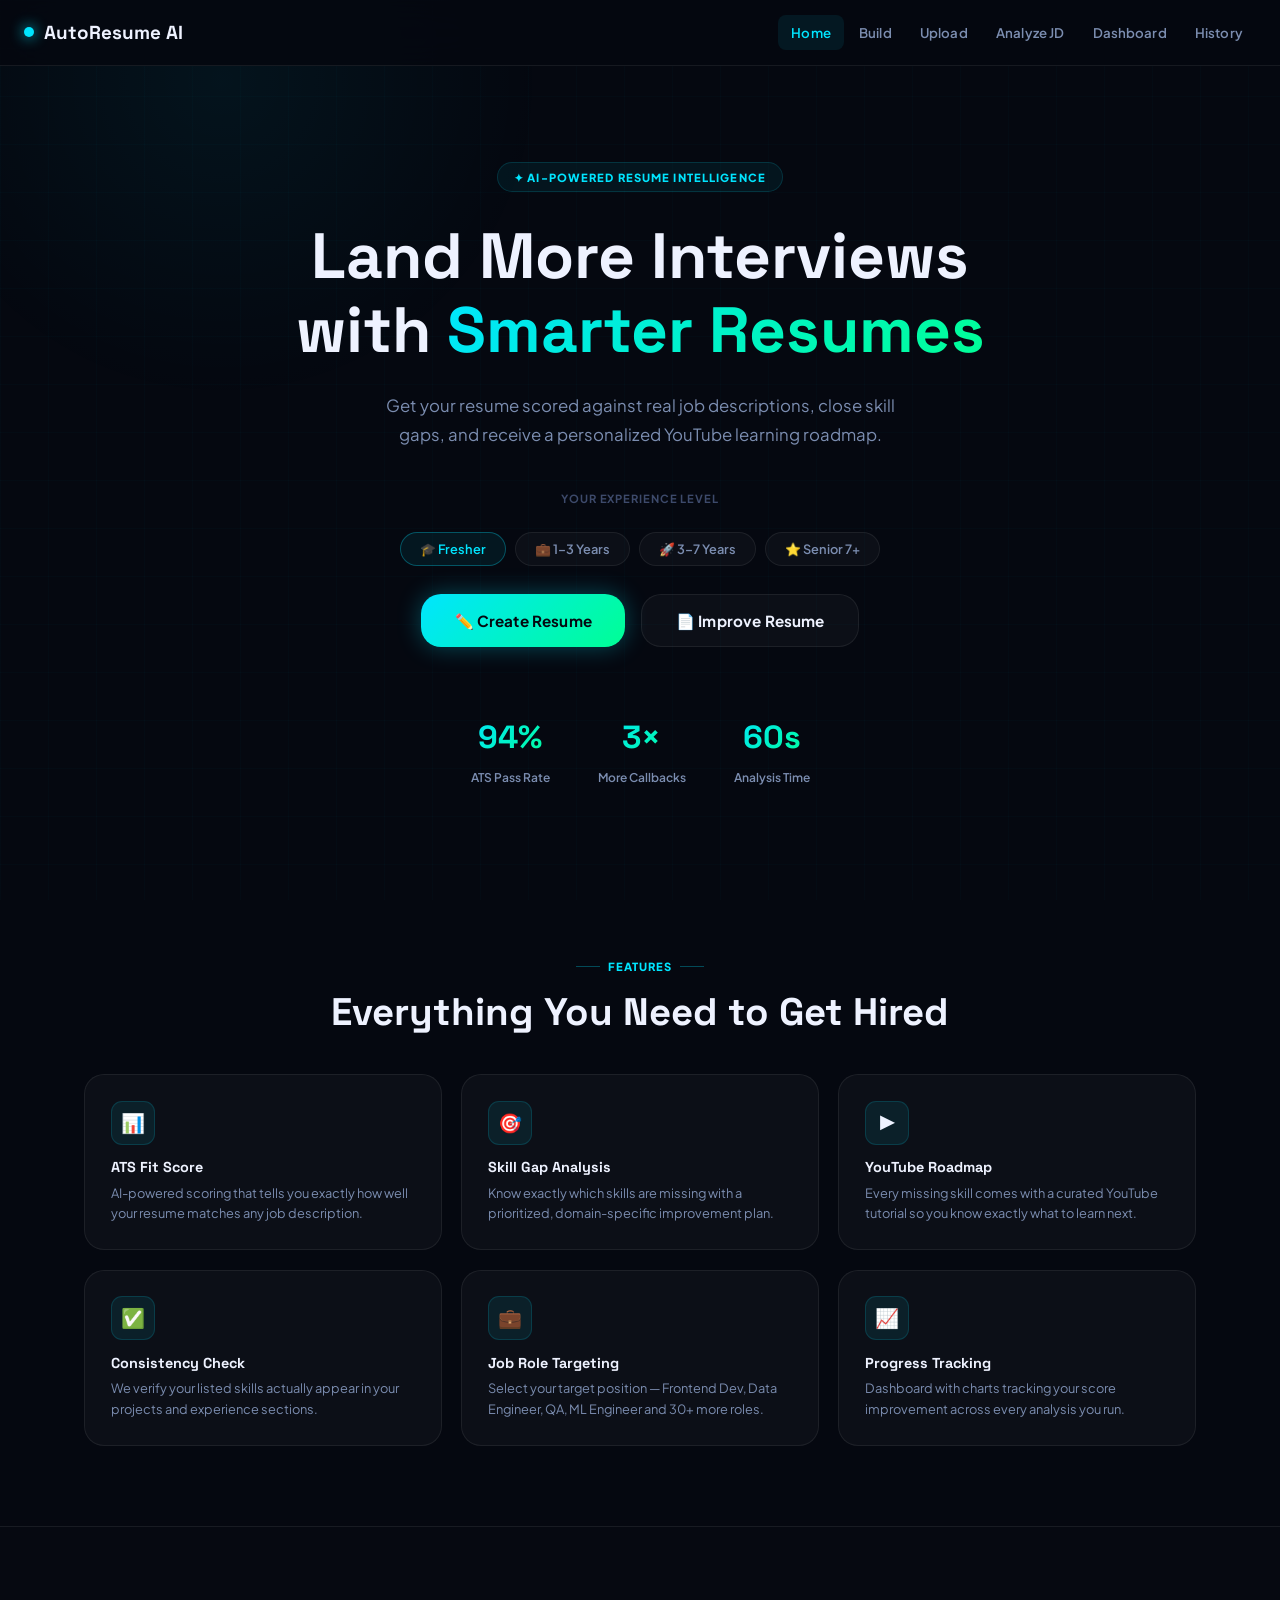
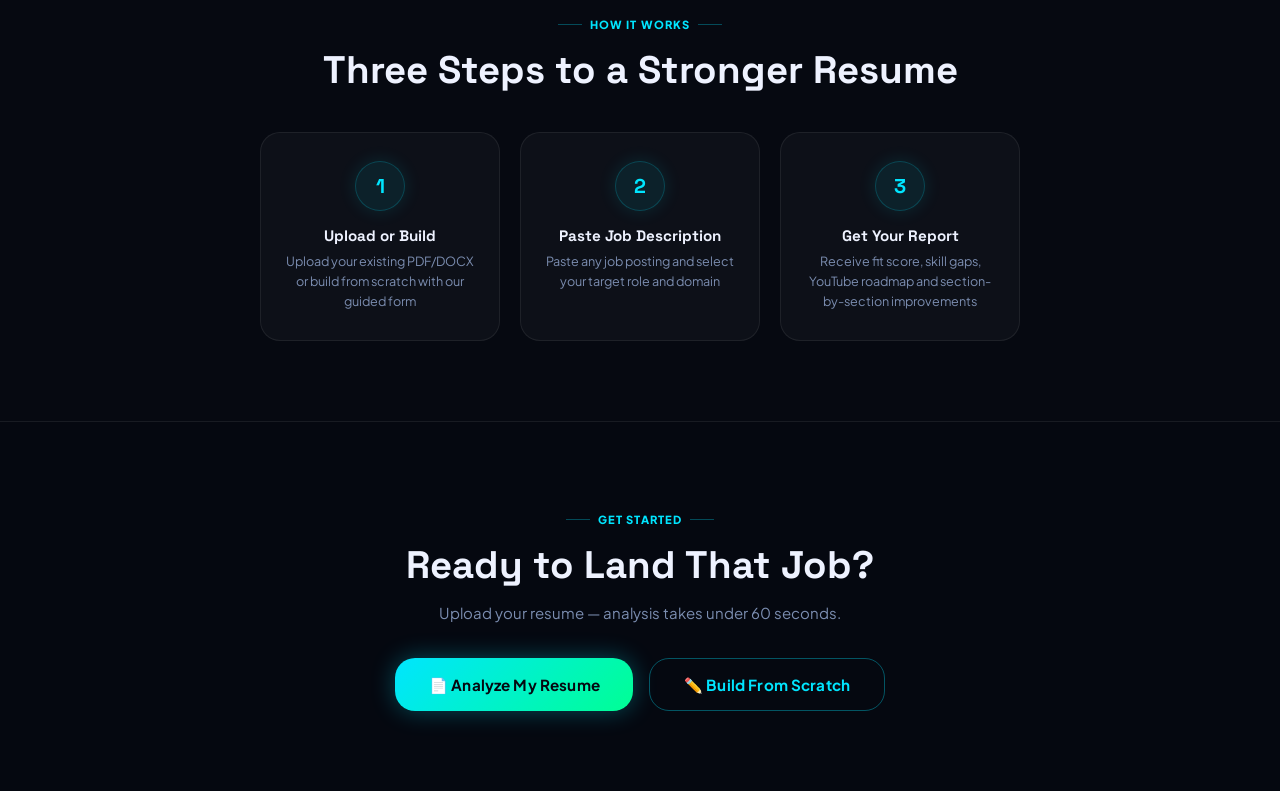
<file: frontend/index.html>
<!DOCTYPE html>
<html lang="en">
<head>
<meta charset="UTF-8"><meta name="viewport" content="width=device-width,initial-scale=1">
<title>AutoResume AI — Land More Interviews</title>
<link rel="stylesheet" href="style.css">
</head>
<body>
<nav class="nav">
  <a href="index.html" class="nav-logo"><span class="logo-pulse"></span>AutoResume AI</a>
  <div class="nav-links">
    <a href="index.html">Home</a><a href="builder.html">Build</a>
    <a href="upload.html">Upload</a><a href="jd_input.html">Analyze JD</a>
    <a href="dashboard.html">Dashboard</a><a href="history.html">History</a>
  </div>
</nav>

<section class="hero">
  <div class="container">
    <div class="hero-eyebrow anim">✦ AI-Powered Resume Intelligence</div>
    <h1 class="anim d1">Land More Interviews<br>with <em>Smarter Resumes</em></h1>
    <p class="hero-sub anim d2">Get your resume scored against real job descriptions, close skill gaps, and receive a personalized YouTube learning roadmap.</p>

    <div class="anim d2" style="margin-bottom:1.75rem;">
      <p style="font-size:.7rem;color:var(--t3);margin-bottom:.65rem;font-weight:700;letter-spacing:.08em;text-transform:uppercase;">Your experience level</p>
      <div class="exp-selector">
        <button class="exp-btn active" onclick="setExp(this)">🎓 Fresher</button>
        <button class="exp-btn" onclick="setExp(this)">💼 1–3 Years</button>
        <button class="exp-btn" onclick="setExp(this)">🚀 3–7 Years</button>
        <button class="exp-btn" onclick="setExp(this)">⭐ Senior 7+</button>
      </div>
    </div>

    <div class="hero-actions anim d3">
      <a href="builder.html" class="btn btn-primary btn-lg">✏️ Create Resume</a>
      <a href="upload.html" class="btn btn-glass btn-lg">📄 Improve Resume</a>
    </div>

    <div class="hero-stats anim d4">
      <div class="hero-stat"><span class="hero-stat-num">94%</span><span class="hero-stat-label">ATS Pass Rate</span></div>
      <div class="hero-stat"><span class="hero-stat-num">3×</span><span class="hero-stat-label">More Callbacks</span></div>
      <div class="hero-stat"><span class="hero-stat-num">60s</span><span class="hero-stat-label">Analysis Time</span></div>
    </div>
  </div>
</section>

<section style="padding:5rem 0;position:relative;z-index:1;">
  <div class="container">
    <div class="text-center mb-2">
      <div class="section-label" style="justify-content:center;">Features</div>
      <h2>Everything You Need to Get Hired</h2>
    </div>
    <div class="feature-grid">
      <div class="feature-card card-hover"><div class="feature-icon">📊</div><h3>ATS Fit Score</h3><p>AI-powered scoring that tells you exactly how well your resume matches any job description.</p></div>
      <div class="feature-card card-hover"><div class="feature-icon">🎯</div><h3>Skill Gap Analysis</h3><p>Know exactly which skills are missing with a prioritized, domain-specific improvement plan.</p></div>
      <div class="feature-card card-hover"><div class="feature-icon">▶️</div><h3>YouTube Roadmap</h3><p>Every missing skill comes with a curated YouTube tutorial so you know exactly what to learn next.</p></div>
      <div class="feature-card card-hover"><div class="feature-icon">✅</div><h3>Consistency Check</h3><p>We verify your listed skills actually appear in your projects and experience sections.</p></div>
      <div class="feature-card card-hover"><div class="feature-icon">💼</div><h3>Job Role Targeting</h3><p>Select your target position — Frontend Dev, Data Engineer, QA, ML Engineer and 30+ more roles.</p></div>
      <div class="feature-card card-hover"><div class="feature-icon">📈</div><h3>Progress Tracking</h3><p>Dashboard with charts tracking your score improvement across every analysis you run.</p></div>
    </div>
  </div>
</section>

<section style="padding:5rem 0;background:rgba(255,255,255,.008);border-top:1px solid var(--gb);border-bottom:1px solid var(--gb);position:relative;z-index:1;">
  <div class="container text-center">
    <div class="section-label" style="justify-content:center;">How It Works</div>
    <h2>Three Steps to a Stronger Resume</h2>
    <div class="flow-steps">
      <div class="flow-step"><div class="flow-num">1</div><h4>Upload or Build</h4><p>Upload your existing PDF/DOCX or build from scratch with our guided form</p></div>
      <div class="flow-step"><div class="flow-num">2</div><h4>Paste Job Description</h4><p>Paste any job posting and select your target role and domain</p></div>
      <div class="flow-step"><div class="flow-num">3</div><h4>Get Your Report</h4><p>Receive fit score, skill gaps, YouTube roadmap and section-by-section improvements</p></div>
    </div>
  </div>
</section>

<section style="padding:5rem 0;text-align:center;position:relative;z-index:1;">
  <div class="container">
    <div class="section-label" style="justify-content:center;">Get Started</div>
    <h2 style="max-width:540px;margin:0 auto .9rem;">Ready to Land That Job?</h2>
    <p style="color:var(--t2);margin-bottom:2rem;">Upload your resume — analysis takes under 60 seconds.</p>
    <div class="hero-actions">
      <a href="upload.html" class="btn btn-primary btn-lg">📄 Analyze My Resume</a>
      <a href="builder.html" class="btn btn-outline btn-lg">✏️ Build From Scratch</a>
    </div>
  </div>
</section>

<div class="toast-container" id="toast-container"></div>
<script src="main.js"></script>
<script>
function setExp(btn){
  document.querySelectorAll('.exp-btn').forEach(b=>b.classList.remove('active'));
  btn.classList.add('active');
}
</script>
</body>
</html>
</file>
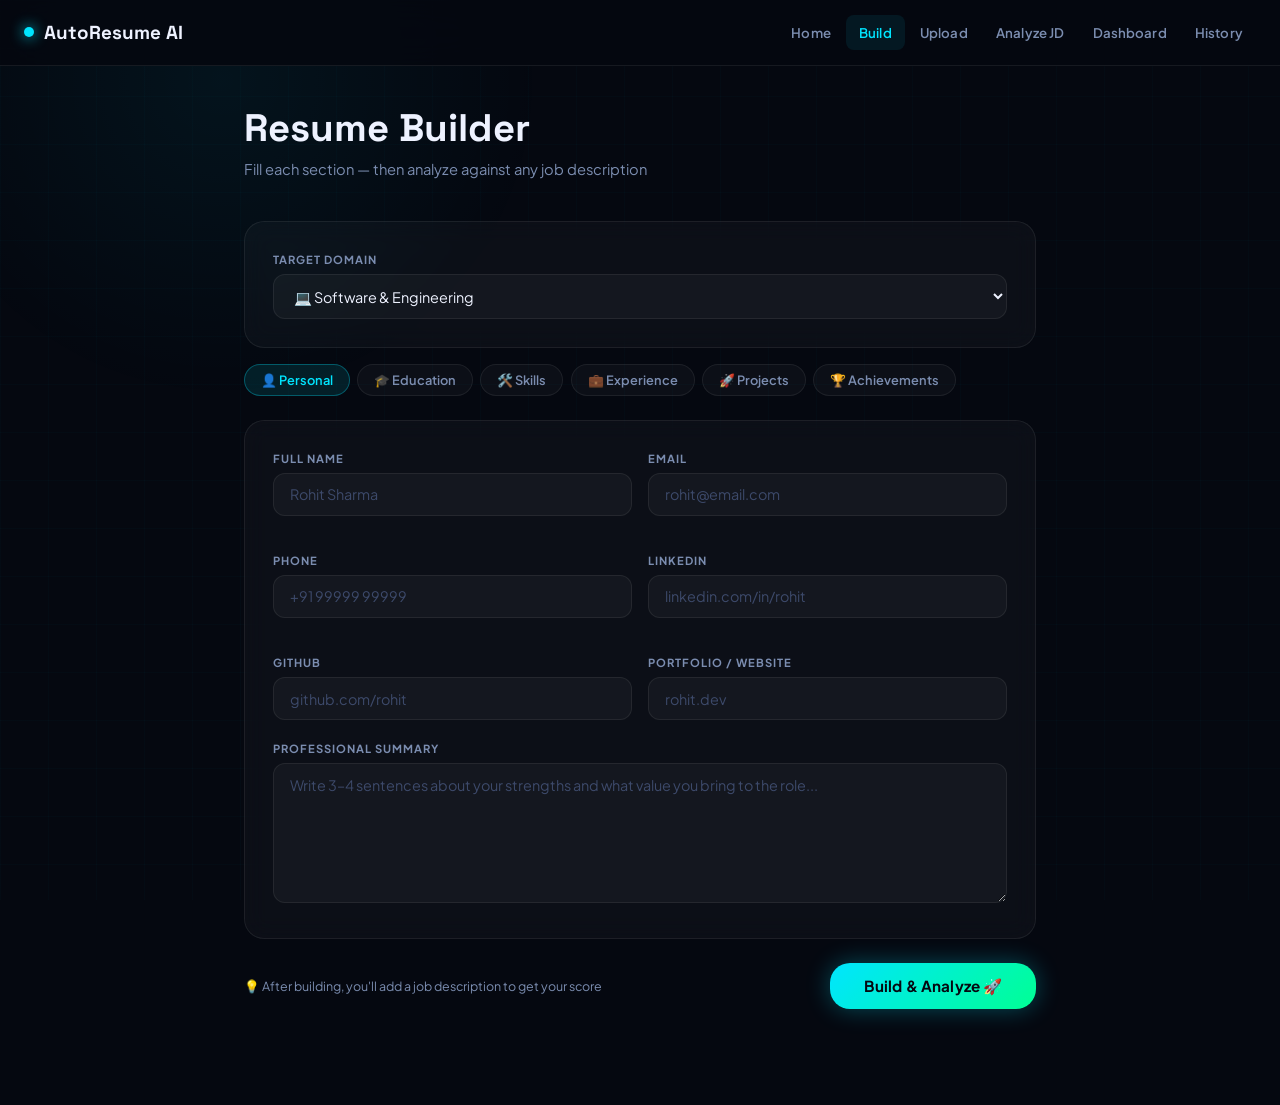
<file: frontend/builder.html>
<!-- builder.html -->
<!DOCTYPE html>
<html lang="en">
<head>
<meta charset="UTF-8"><meta name="viewport" content="width=device-width,initial-scale=1">
<title>Build Resume — AutoResume AI</title>
<link rel="stylesheet" href="style.css">
</head>
<body>
<nav class="nav">
  <a href="index.html" class="nav-logo"><span class="logo-pulse"></span>AutoResume AI</a>
  <div class="nav-links">
    <a href="index.html">Home</a><a href="builder.html" class="active">Build</a>
    <a href="upload.html">Upload</a><a href="jd_input.html">Analyze JD</a>
    <a href="dashboard.html">Dashboard</a><a href="history.html">History</a>
  </div>
</nav>
<div class="loading-overlay" id="loading-overlay" style="display:none;"><div class="spinner"></div><p id="loading-text">Building...</p></div>
<div class="page">
<div class="container" style="max-width:840px;">
  <div class="page-header"><h2>Resume Builder</h2><p>Fill each section — then analyze against any job description</p></div>
  <div class="card mb-2">
    <div class="form-group" style="margin-bottom:0;"><label class="form-label">Target Domain</label>
      <select class="form-select" id="b-domain">
        <option value="tech">💻 Software & Engineering</option><option value="data">📊 Data Science & AI</option>
        <option value="business">📈 Business & Management</option><option value="design">🎨 Design & Creative</option>
        <option value="general">🌐 General</option>
      </select>
    </div>
  </div>
  <div class="section-tab">
    <button class="tab-btn active" onclick="sw('personal',this)">👤 Personal</button>
    <button class="tab-btn" onclick="sw('education',this)">🎓 Education</button>
    <button class="tab-btn" onclick="sw('skills',this)">🛠️ Skills</button>
    <button class="tab-btn" onclick="sw('experience',this)">💼 Experience</button>
    <button class="tab-btn" onclick="sw('projects',this)">🚀 Projects</button>
    <button class="tab-btn" onclick="sw('achievements',this)">🏆 Achievements</button>
  </div>

  <div class="tab-panel active card" id="tab-personal">
    <div class="form-grid">
      <div class="form-group"><label class="form-label">Full Name</label><input class="form-input" id="p-name" placeholder="Rohit Sharma"></div>
      <div class="form-group"><label class="form-label">Email</label><input class="form-input" id="p-email" placeholder="rohit@email.com"></div>
      <div class="form-group"><label class="form-label">Phone</label><input class="form-input" id="p-phone" placeholder="+91 99999 99999"></div>
      <div class="form-group"><label class="form-label">LinkedIn</label><input class="form-input" id="p-linkedin" placeholder="linkedin.com/in/rohit"></div>
      <div class="form-group"><label class="form-label">GitHub</label><input class="form-input" id="p-github" placeholder="github.com/rohit"></div>
      <div class="form-group"><label class="form-label">Portfolio / Website</label><input class="form-input" id="p-web" placeholder="rohit.dev"></div>
    </div>
    <div class="form-group" style="margin-bottom:0;"><label class="form-label">Professional Summary</label>
      <textarea class="form-textarea" id="p-summary" placeholder="Write 3–4 sentences about your strengths and what value you bring to the role..."></textarea>
    </div>
  </div>

  <div class="tab-panel card" id="tab-education">
    <div id="edu-list"></div>
    <button class="add-item-btn" onclick="addEdu()">+ Add Education</button>
  </div>

  <div class="tab-panel card" id="tab-skills">
    <div class="form-group">
      <label class="form-label">Add Skills</label>
      <div style="display:flex;gap:.5rem;">
        <input class="form-input" id="skill-input" placeholder="e.g. Python, React, Docker..." onkeydown="if(event.key==='Enter'||event.key===','){event.preventDefault();addSkill();}">
        <button class="btn btn-outline" onclick="addSkill()">Add</button>
      </div>
      <p style="font-size:.72rem;color:var(--t3);margin-top:5px;">Press Enter or comma to add each skill</p>
    </div>
    <div class="chip-group" id="skills-list"></div>
  </div>

  <div class="tab-panel card" id="tab-experience">
    <div id="exp-list"></div>
    <button class="add-item-btn" onclick="addExp()">+ Add Experience</button>
  </div>

  <div class="tab-panel card" id="tab-projects">
    <div id="proj-list"></div>
    <button class="add-item-btn" onclick="addProj()">+ Add Project</button>
  </div>

  <div class="tab-panel card" id="tab-achievements">
    <div id="ach-list"></div>
    <button class="add-item-btn" onclick="addAch()">+ Add Achievement / Certification</button>
  </div>

  <div class="flex justify-between mt-3" style="align-items:center;">
    <p style="font-size:.78rem;color:var(--t2);">💡 After building, you'll add a job description to get your score</p>
    <button class="btn btn-primary btn-lg" onclick="build()">Build & Analyze 🚀</button>
  </div>
</div>
</div>
<div class="toast-container" id="toast-container"></div>
<script src="main.js"></script>
<script>
let skills=[];
function sw(n,b){document.querySelectorAll('.tab-panel').forEach(p=>p.classList.remove('active'));document.querySelectorAll('.tab-btn').forEach(x=>x.classList.remove('active'));document.getElementById('tab-'+n).classList.add('active');b.classList.add('active');}
function addSkill(){const i=document.getElementById('skill-input');const vs=i.value.split(',').map(s=>s.trim()).filter(Boolean);vs.forEach(v=>{if(v&&!skills.includes(v))skills.push(v);});i.value='';renderSkills();}
function removeSkill(s){skills=skills.filter(x=>x!==s);renderSkills();}
function renderSkills(){document.getElementById('skills-list').innerHTML=skills.map(s=>`<div class="skill-tag">${esc(s)}<button onclick="removeSkill('${esc(s)}')">✕</button></div>`).join('');}

let ec=0,xc=0,pc=0,ac=0;
function addEdu(){ec++;const id=`e${ec}`;document.getElementById('edu-list').insertAdjacentHTML('beforeend',`<div class="list-item-card" id="${id}"><button class="remove-btn" onclick="document.getElementById('${id}').remove()">✕</button><div class="form-grid"><div class="form-group"><label class="form-label">Degree</label><input class="form-input edu-deg" placeholder="B.Tech, MBA..."></div><div class="form-group"><label class="form-label">Field</label><input class="form-input edu-field" placeholder="Computer Science"></div><div class="form-group"><label class="form-label">Institution</label><input class="form-input edu-inst" placeholder="IIT Delhi"></div><div class="form-group"><label class="form-label">Year</label><input class="form-input edu-year" placeholder="2024"></div></div></div>`);}
function addExp(){xc++;const id=`x${xc}`;document.getElementById('exp-list').insertAdjacentHTML('beforeend',`<div class="list-item-card" id="${id}"><button class="remove-btn" onclick="document.getElementById('${id}').remove()">✕</button><div class="form-grid"><div class="form-group"><label class="form-label">Job Title</label><input class="form-input exp-title" placeholder="Software Engineer"></div><div class="form-group"><label class="form-label">Company</label><input class="form-input exp-co" placeholder="Google"></div><div class="form-group"><label class="form-label">Duration</label><input class="form-input exp-dur" placeholder="Jan 2022 – Jun 2023"></div><div class="form-group"><label class="form-label">Location</label><input class="form-input exp-loc" placeholder="Remote"></div></div><div class="form-group" style="margin-bottom:0;"><label class="form-label">Key Responsibilities</label><textarea class="form-textarea exp-desc" style="min-height:90px;" placeholder="• Built REST APIs in Python&#10;• Reduced page load by 40%&#10;• Led team of 3 engineers"></textarea></div></div>`);}
function addProj(){pc++;const id=`p${pc}`;document.getElementById('proj-list').insertAdjacentHTML('beforeend',`<div class="list-item-card" id="${id}"><button class="remove-btn" onclick="document.getElementById('${id}').remove()">✕</button><div class="form-grid"><div class="form-group"><label class="form-label">Project Name</label><input class="form-input proj-name" placeholder="E-Commerce Platform"></div><div class="form-group"><label class="form-label">Tech Stack</label><input class="form-input proj-tech" placeholder="React, Node.js, MongoDB"></div></div><div class="form-group"><label class="form-label">GitHub / Demo Link</label><input class="form-input proj-link" placeholder="https://github.com/..."></div><div class="form-group" style="margin-bottom:0;"><label class="form-label">Description & Impact</label><textarea class="form-textarea proj-desc" style="min-height:80px;" placeholder="What did you build? What was the outcome?"></textarea></div></div>`);}
function addAch(){ac++;const id=`a${ac}`;document.getElementById('ach-list').insertAdjacentHTML('beforeend',`<div class="list-item-card" id="${id}"><button class="remove-btn" onclick="document.getElementById('${id}').remove()">✕</button><div class="form-grid"><div class="form-group"><label class="form-label">Title</label><input class="form-input ach-title" placeholder="AWS Certified Developer"></div><div class="form-group"><label class="form-label">Issuer / Year</label><input class="form-input ach-iss" placeholder="Amazon Web Services, 2024"></div></div></div>`);}

function collect(){
  return{
    personal:{name:q('#p-name'),email:q('#p-email'),phone:q('#p-phone'),linkedin:q('#p-linkedin'),github:q('#p-github'),website:q('#p-web'),summary:q('#p-summary')},
    education:[...document.querySelectorAll('#edu-list .list-item-card')].map(el=>({degree:v(el,'.edu-deg'),field:v(el,'.edu-field'),institution:v(el,'.edu-inst'),year:v(el,'.edu-year')})).filter(e=>e.degree||e.institution),
    skills,
    experience:[...document.querySelectorAll('#exp-list .list-item-card')].map(el=>({title:v(el,'.exp-title'),company:v(el,'.exp-co'),duration:v(el,'.exp-dur'),location:v(el,'.exp-loc'),description:v(el,'.exp-desc')})).filter(e=>e.title),
    projects:[...document.querySelectorAll('#proj-list .list-item-card')].map(el=>({name:v(el,'.proj-name'),tech:v(el,'.proj-tech'),link:v(el,'.proj-link'),description:v(el,'.proj-desc')})).filter(e=>e.name),
    achievements:[...document.querySelectorAll('#ach-list .list-item-card')].map(el=>{const t=v(el,'.ach-title'),i=v(el,'.ach-iss');return t?t+(i?' — '+i:''):'';}).filter(Boolean),
    domain:document.getElementById('b-domain').value
  };
}
function q(sel){return(document.querySelector(sel)||{}).value||'';}
function v(el,sel){return(el.querySelector(sel)||{}).value||'';}

async function build(){
  const data=collect();
  if(!data.personal.name){showToast('⚠️ Please enter your name in Personal section');return;}
  if(!data.skills.length){showToast('⚠️ Please add at least a few skills');return;}
  showLoading('Building your resume...');
  try{
    const r=await fetch(`${API}/build_resume`,{method:'POST',headers:{'Content-Type':'application/json'},body:JSON.stringify(data)});
    const d=await r.json();
    if(!d.success){showToast('❌ '+d.error);return;}
    localStorage.setItem('resume_id',d.resume_id);
    showToast('✅ Resume built! Now add a job description...');
    setTimeout(()=>window.location.href='jd_input.html',1000);
  }catch(e){showToast('❌ Server error — make sure backend is running');}
  finally{hideLoading();}
}
addEdu();addExp();addProj();
</script>
</body>
</html>
</file>
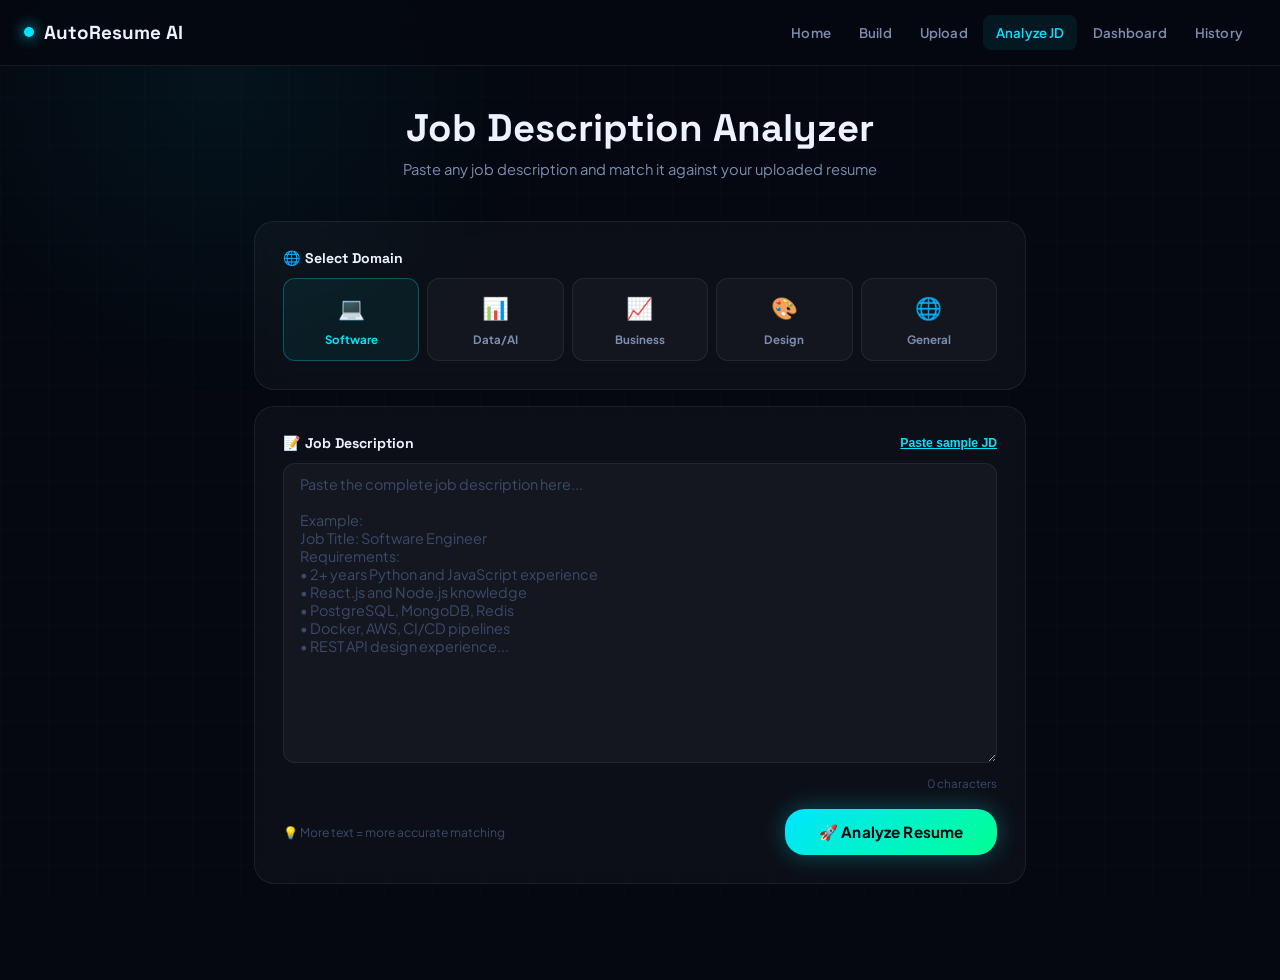
<file: frontend/jd_input.html>
<!DOCTYPE html>
<html lang="en">
<head>
<meta charset="UTF-8"><meta name="viewport" content="width=device-width,initial-scale=1">
<title>Analyze JD — AutoResume AI</title>
<link rel="stylesheet" href="style.css">
</head>
<body>
<nav class="nav">
  <a href="index.html" class="nav-logo"><span class="logo-pulse"></span>AutoResume AI</a>
  <div class="nav-links">
    <a href="index.html">Home</a><a href="builder.html">Build</a>
    <a href="upload.html">Upload</a><a href="jd_input.html" class="active">Analyze JD</a>
    <a href="dashboard.html">Dashboard</a><a href="history.html">History</a>
  </div>
</nav>
<div class="loading-overlay" id="loading-overlay" style="display:none;"><div class="spinner"></div><p id="loading-text">Analyzing...</p></div>
<div class="page">
<div class="container" style="max-width:820px;">
  <div class="page-header text-center"><h2>Job Description Analyzer</h2><p>Paste any job description and match it against your uploaded resume</p></div>

  <div class="card mb-2">
    <h3 style="font-size:.88rem;margin-bottom:.75rem;">🌐 Select Domain</h3>
    <div class="domain-grid">
      <div class="domain-card active" onclick="setDom('tech',this)"><div class="d-icon">💻</div><div class="d-label">Software</div></div>
      <div class="domain-card" onclick="setDom('data',this)"><div class="d-icon">📊</div><div class="d-label">Data/AI</div></div>
      <div class="domain-card" onclick="setDom('business',this)"><div class="d-icon">📈</div><div class="d-label">Business</div></div>
      <div class="domain-card" onclick="setDom('design',this)"><div class="d-icon">🎨</div><div class="d-label">Design</div></div>
      <div class="domain-card" onclick="setDom('general',this)"><div class="d-icon">🌐</div><div class="d-label">General</div></div>
    </div>
    <input type="hidden" id="dom-val" value="tech">
  </div>

  <div class="card">
    <div class="flex justify-between items-center" style="margin-bottom:.75rem;">
      <h3 style="font-size:.88rem;">📝 Job Description</h3>
      <button onclick="pasteSample()" style="background:none;border:none;color:var(--neon);font-size:.76rem;font-weight:700;cursor:pointer;text-decoration:underline;">Paste sample JD</button>
    </div>
    <textarea class="form-textarea" id="jd-text" style="min-height:300px;" oninput="updateCC()" placeholder="Paste the complete job description here...

Example:
Job Title: Software Engineer
Requirements:
• 2+ years Python and JavaScript experience
• React.js and Node.js knowledge
• PostgreSQL, MongoDB, Redis
• Docker, AWS, CI/CD pipelines
• REST API design experience..."></textarea>
    <div style="text-align:right;font-size:.72rem;color:var(--t3);margin-top:4px;" id="cc">0 characters</div>
    <div id="jerr" style="display:none;" class="alert alert-error mt-2"><span>⚠️</span><span id="jerrm"></span></div>
    <div class="flex justify-between items-center mt-2">
      <p style="font-size:.76rem;color:var(--t3);">💡 More text = more accurate matching</p>
      <button class="btn btn-primary btn-lg" onclick="analyze()" id="abtn">🚀 Analyze Resume</button>
    </div>
  </div>
</div>
</div>
<div class="toast-container" id="toast-container"></div>
<script src="main.js"></script>
<script>
let dom='tech';
function setDom(d,el){dom=d;document.getElementById('dom-val').value=d;document.querySelectorAll('.domain-card').forEach(c=>c.classList.remove('active'));el.classList.add('active');}
function updateCC(){const l=document.getElementById('jd-text').value.length;const el=document.getElementById('cc');el.textContent=l+' characters';el.style.color=l>=100?'#00FF94':'var(--t3)';}
function pasteSample(){
  const s={tech:"Software Engineer — TechCorp\n\nWe are looking for a skilled Software Engineer.\n\nRequirements:\n• Python, JavaScript, TypeScript\n• React.js, Node.js, REST APIs\n• PostgreSQL, MongoDB, Redis\n• Docker, AWS, CI/CD\n• Git, Agile methodology",data:"Data Scientist — AnalyticsCo\n\nJoin our data team.\n\nRequirements:\n• Python, R, SQL\n• Scikit-learn, TensorFlow, PyTorch\n• Tableau, Matplotlib, Power BI\n• A/B testing, statistics\n• Spark, Airflow, ETL pipelines",business:"Product Manager — StartupXYZ\n\nOwn our product roadmap.\n\nRequirements:\n• 3+ years product management\n• Jira, Confluence, SQL\n• Stakeholder management, OKRs\n• Excellent communication\n• Agile methodology",design:"UX Designer — DesignStudio\n\nCreate user-centered experiences.\n\nRequirements:\n• Figma, Sketch, Adobe XD\n• User research, wireframing\n• Usability testing\n• Design systems\n• Basic HTML/CSS",general:"Marketing Coordinator\n\nSupport marketing campaigns.\n\nRequirements:\n• Digital marketing knowledge\n• Social media management\n• Google Analytics, SEO\n• Strong communication\n• Microsoft Office"};
  document.getElementById('jd-text').value=s[dom]||s.general;updateCC();showToast('Sample JD pasted');}

async function analyze(){
  const jd=document.getElementById('jd-text').value.trim();
  const rid=localStorage.getItem('resume_id');
  if(!rid){showToast('⚠️ Please upload a resume first');setTimeout(()=>window.location.href='upload.html',1500);return;}
  if(!jd||jd.length<30){document.getElementById('jerrm').textContent='Please paste a complete job description';document.getElementById('jerr').style.display='flex';return;}
  document.getElementById('jerr').style.display='none';
  showLoading('Analyzing your resume against this JD...');
  document.getElementById('abtn').disabled=true;
  try{
    const r=await fetch(`${API}/analyze_jd`,{method:'POST',headers:{'Content-Type':'application/json'},body:JSON.stringify({resume_id:parseInt(rid),jd_text:jd,domain:dom})});
    const d=await r.json();
    if(!d.success){document.getElementById('jerrm').textContent=d.error;document.getElementById('jerr').style.display='flex';return;}
    localStorage.setItem('result_id',d.result_id);
    window.location.href=`results.html?result_id=${d.result_id}`;
  }catch(e){document.getElementById('jerrm').textContent='Server error — make sure backend is running on port 5000';document.getElementById('jerr').style.display='flex';}
  finally{hideLoading();document.getElementById('abtn').disabled=false;}
}
</script>
</body>
</html>
</file>
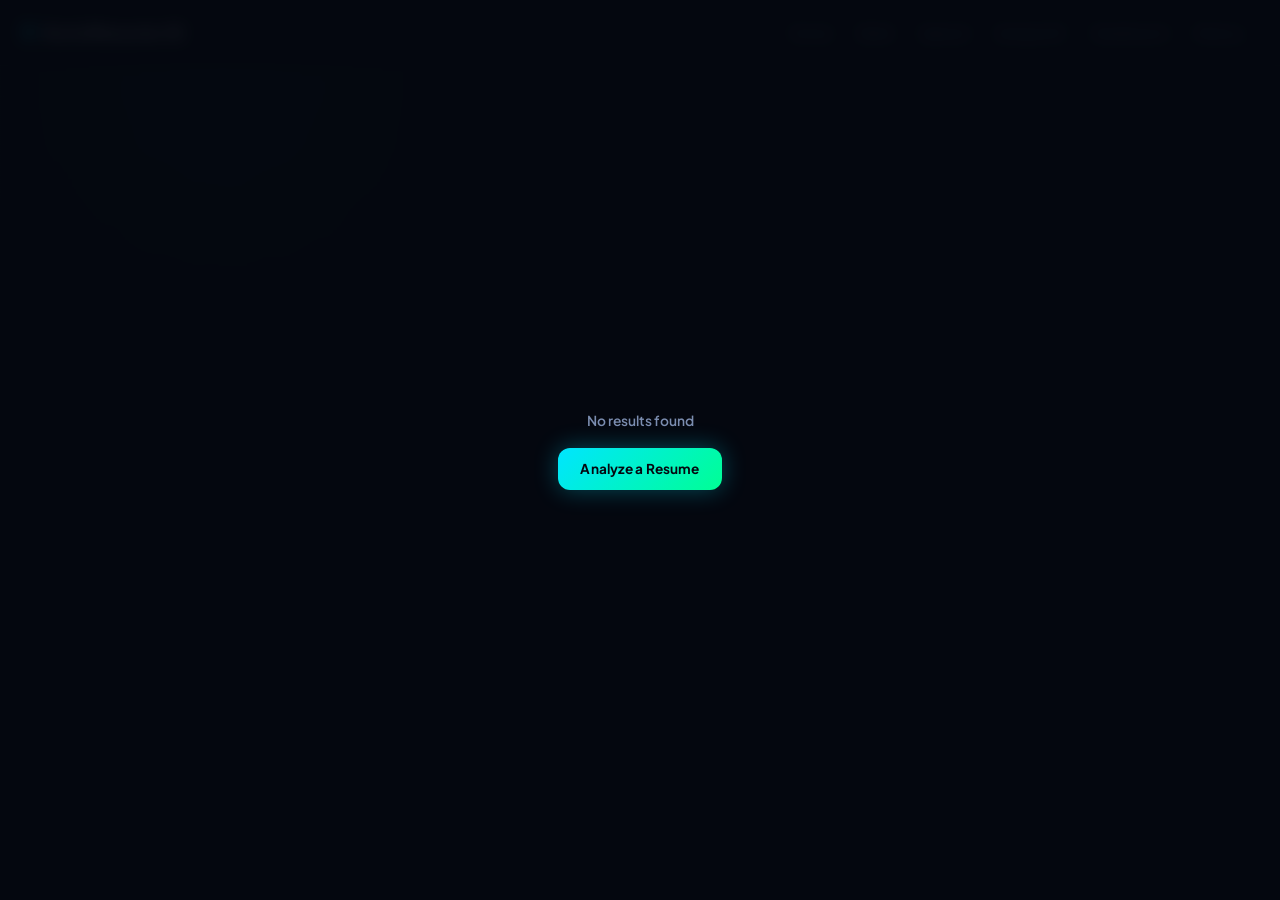
<file: frontend/results.html>
<!DOCTYPE html>
<html lang="en">
<head>
<meta charset="UTF-8"><meta name="viewport" content="width=device-width,initial-scale=1">
<title>Results — AutoResume AI</title>
<link rel="stylesheet" href="style.css">
</head>
<body>
<nav class="nav">
  <a href="index.html" class="nav-logo"><span class="logo-pulse"></span>AutoResume AI</a>
  <div class="nav-links">
    <a href="index.html">Home</a><a href="builder.html">Build</a>
    <a href="upload.html">Upload</a><a href="jd_input.html">Analyze JD</a>
    <a href="dashboard.html">Dashboard</a><a href="history.html">History</a>
  </div>
</nav>

<div class="loading-overlay" id="loading-overlay">
  <div class="spinner"></div><p>Loading your analysis...</p>
</div>

<div class="page" id="rpage" style="display:none;">
<div class="container">
  <div class="flex justify-between items-center mb-2" style="flex-wrap:wrap;gap:1rem;">
    <div><h2>Analysis Report</h2><p style="color:var(--t2);font-size:.82rem;" id="meta">—</p></div>
    <div class="flex gap-2" style="flex-wrap:wrap;">
      <a href="upload.html" class="btn btn-outline btn-sm">🔄 Re-Analyze</a>
      <a href="dashboard.html" class="btn btn-glass btn-sm">📊 Dashboard</a>
    </div>
  </div>

  <div class="results-grid">
    <!-- LEFT -->
    <div>
      <div class="card card-neon" style="text-align:center;padding:2rem 1.25rem;margin-bottom:1.1rem;">
        <div class="score-ring-wrap">
          <canvas id="sc" width="190" height="190"></canvas>
          <div class="score-ring-inner">
            <div class="score-ring-num" id="snum">0%</div>
            <div class="score-ring-sub">ATS Fit Score</div>
          </div>
        </div>
        <div id="sbadge" style="margin-bottom:.75rem;"></div>
        <p style="font-size:.8rem;color:var(--t2);" id="smsg"></p>
        <div style="display:flex;gap:5px;margin-top:.9rem;">
          <div style="flex:1;height:4px;border-radius:999px;background:#EF4444;opacity:.7;"></div>
          <div style="flex:1;height:4px;border-radius:999px;background:#FFB800;opacity:.7;"></div>
          <div style="flex:1;height:4px;border-radius:999px;background:#00FF94;opacity:.7;"></div>
        </div>
        <div style="display:flex;justify-content:space-between;font-size:.62rem;color:var(--t3);margin-top:3px;"><span>Weak</span><span>Moderate</span><span>Strong</span></div>
      </div>

      <div class="flex gap-2 mb-2">
        <div class="hi-bar"><div class="hi-bar-label">Consistency</div><div class="hi-bar-val" id="hcon">—</div></div>
        <div class="hi-bar"><div class="hi-bar-label">Keywords</div><div class="hi-bar-val" id="hkw">—</div></div>
      </div>

      <div class="card mb-2">
        <div class="section-heading">📊 Score Breakdown</div>
        <div id="comp-scores"></div>
      </div>

      <div class="card mb-2">
        <div class="section-heading">💼 Target Position</div>
        <p style="font-size:.75rem;color:var(--t2);margin-bottom:.6rem;">Select your role for tailored analysis</p>
        <div class="role-grid" id="role-grid"></div>
      </div>

      <div class="card" style="background:rgba(0,229,255,.05);border-color:rgba(0,229,255,.2);text-align:center;">
        <p style="font-size:.82rem;color:var(--neon);margin-bottom:1rem;">Fix the gaps and re-analyze to track progress</p>
        <a href="upload.html" class="btn btn-primary w-full">🚀 Re-Analyze</a>
      </div>
    </div>

    <!-- RIGHT -->
    <div>
      <div class="tab-nav">
        <button class="tab-nav-btn active" onclick="st('recs',this)">💡 Recommendations</button>
        <button class="tab-nav-btn" onclick="st('skills',this)">🎯 Skill Gap</button>
        <button class="tab-nav-btn" onclick="st('strength',this)">💪 Sections</button>
        <button class="tab-nav-btn" onclick="st('roadmap',this)">🗺️ YouTube Roadmap</button>
      </div>

      <div class="result-tab active" id="tab-recs"><div id="rec-list"></div></div>

      <div class="result-tab" id="tab-skills">
        <div class="card mb-2"><div class="section-heading">✅ Matched Skills</div><div class="chip-group" id="ch-match"></div></div>
        <div class="card mb-2">
          <div class="section-heading">❌ Missing Skills</div>
          <div class="chip-group" id="ch-miss"></div>
          <p style="font-size:.74rem;color:var(--t3);margin-top:.6rem;">These appear in the JD but not your resume. Add them if you have the experience.</p>
        </div>
        <div class="card"><div class="section-heading">⭐ Extra Skills (your resume only)</div><div class="chip-group" id="ch-extra"></div></div>
      </div>

      <div class="result-tab" id="tab-strength">
        <div class="card"><div class="section-heading">📝 Section Completeness</div><div id="str-bars"></div></div>
      </div>

      <div class="result-tab" id="tab-roadmap">
        <div id="rd-list"></div>
        <div id="rd-empty" style="display:none;text-align:center;padding:3rem;color:var(--t3);">
          <div style="font-size:2.5rem;margin-bottom:.75rem;">🎉</div>
          <p>No skill gaps detected! Your resume matches this role well.</p>
        </div>
      </div>
    </div>
  </div>
</div>
</div>

<div class="toast-container" id="toast-container"></div>
<script src="main.js"></script>
<script>
function st(n,b){
  document.querySelectorAll('.result-tab').forEach(t=>t.classList.remove('active'));
  document.querySelectorAll('.tab-nav-btn').forEach(x=>x.classList.remove('active'));
  document.getElementById('tab-'+n).classList.add('active');b.classList.add('active');
}

function scolor(s){if(s>=70)return'#00FF94';if(s>=45)return'#FFB800';return'#FC8181';}
function slabel(s){
  if(s>=70)return['badge-green','✅ Strong Match'];
  if(s>=45)return['badge-amber','⚠️ Moderate Match'];
  return['badge-danger','❌ Needs Work'];
}
function smsg(s){
  if(s>=70)return'Your resume is a strong match. Apply with confidence!';
  if(s>=45)return'Good potential — follow the recommendations to push above 70%.';
  return'Needs significant tailoring. Use the roadmap below to close gaps.';
}

function drawRing(score,color){
  const c=document.getElementById('sc'),ctx=c.getContext('2d');
  const cx=95,cy=95,r=84,w=13;
  ctx.clearRect(0,0,190,190);
  ctx.beginPath();ctx.arc(cx,cy,r,0,2*Math.PI);
  ctx.strokeStyle='rgba(255,255,255,0.04)';ctx.lineWidth=w;ctx.stroke();
  if(score>0){
    const start=-Math.PI/2,end=start+(2*Math.PI*score/100);
    ctx.beginPath();ctx.arc(cx,cy,r,start,end);
    ctx.strokeStyle=color;ctx.lineWidth=w;ctx.lineCap='round';ctx.stroke();
    ctx.beginPath();ctx.arc(cx,cy,r,start,end);
    ctx.strokeStyle=color;ctx.lineWidth=w+8;ctx.globalAlpha=.1;ctx.stroke();ctx.globalAlpha=1;
  }
}

function animScore(target,color){
  let cur=0;const el=document.getElementById('snum');const step=target/55;
  const iv=setInterval(()=>{
    cur=Math.min(cur+step,target);
    el.textContent=Math.round(cur)+'%';el.style.color=color;
    drawRing(cur,color);
    if(cur>=target)clearInterval(iv);
  },16);
}

function renderComp(scores){
  const L={skills:'🛠️ Skills',projects:'🚀 Projects',experience:'💼 Experience',education:'🎓 Education'};
  const C={skills:'',projects:'g2',experience:'pk',education:'am'};
  return Object.entries(scores).map(([k,v])=>`
    <div class="progress-wrap">
      <div class="progress-label"><span>${L[k]||k}</span><span>${v}%</span></div>
      <div class="progress-track"><div class="progress-fill ${C[k]||''}" style="width:0%" data-t="${v}"></div></div>
    </div>`).join('');
}

function renderRecs(recs){
  if(!recs?.length)return'<p style="color:var(--t2);font-size:.82rem;">No recommendations.</p>';
  return recs.map(r=>`
    <div class="rec-item">
      <div class="rec-icon">${r.icon||'💡'}</div>
      <div class="rec-content" style="flex:1;">
        <div class="flex items-center gap-2" style="flex-wrap:wrap;margin-bottom:4px;">
          <h4>${esc(r.title)}</h4>
          <span class="badge badge-muted" style="font-size:.62rem;">${esc(r.category)}</span>
          <span class="rec-priority priority-${r.priority}">${r.priority}</span>
        </div>
        <p>${esc(r.detail)}</p>
      </div>
    </div>`).join('');
}

function renderChips(arr,type){
  if(!arr?.length)return'<p style="font-size:.76rem;color:var(--t3);">None</p>';
  return arr.map(s=>`<span class="chip chip-${type}">${esc(s)}</span>`).join('');
}

function renderStr(s){
  const L={summary:'Summary',skills:'Skills',experience:'Experience',projects:'Projects',education:'Education',achievements:'Achievements'};
  const C={summary:'',skills:'',experience:'pk',projects:'g2',education:'am',achievements:''};
  return Object.entries(s).map(([k,v])=>`
    <div class="progress-wrap">
      <div class="progress-label"><span>${L[k]||k}</span><span>${v>=100?'✅':v===0?'❌ Empty':Math.round(v)+'%'}</span></div>
      <div class="progress-track"><div class="progress-fill ${C[k]||''} ${v<30?'danger':''}" style="width:${v}%"></div></div>
    </div>`).join('');
}

function renderRoadmap(rd){
  if(!rd?.length){document.getElementById('rd-empty').style.display='block';return'';}
  return rd.map(r=>`
    <div class="roadmap-step">
      <div class="rs-header">
        <div class="rs-num">${r.step}</div>
        <div class="rs-skill">${esc(r.skill)}</div>
        <div class="rs-week">${r.timeline}</div>
      </div>
      <p class="rs-action">${esc(r.action)}</p>
      <div class="yt-card">
        <div style="font-size:1.3rem;">▶️</div>
        <div style="flex:1;">
          <div class="yt-title">${esc(r.yt_title||'Learn '+r.skill)}</div>
          <div class="yt-ch">📺 ${esc(r.yt_ch||'YouTube')}</div>
          <a href="${r.yt_url||'https://www.youtube.com/results?search_query=learn+'+encodeURIComponent(r.skill)}"
             target="_blank" rel="noopener" class="yt-btn">▶ Watch on YouTube</a>
        </div>
      </div>
    </div>`).join('');
}

async function loadRoles(domain){
  try{
    const r=await fetch(`${API}/job_roles?domain=${domain}`);
    const d=await r.json();
    if(!d.success)return;
    document.getElementById('role-grid').innerHTML=d.roles.map(r=>`
      <div class="role-card" onclick="this.parentNode.querySelectorAll('.role-card').forEach(c=>c.classList.remove('active'));this.classList.add('active');">
        <span>${r.icon}</span><span>${esc(r.label)}</span>
      </div>`).join('');
  }catch(e){}
}

async function load(){
  const p=new URLSearchParams(window.location.search);
  const rid=p.get('result_id')||localStorage.getItem('result_id');
  if(!rid){
    document.getElementById('loading-overlay').innerHTML=`<div style="text-align:center;"><p style="color:var(--t2);margin-bottom:1rem;">No results found</p><a href="upload.html" class="btn btn-primary">Analyze a Resume</a></div>`;
    return;
  }
  try{
    const res=await fetch(`${API}/get_results/${rid}`);
    const data=await res.json();
    if(!data.success)throw new Error(data.error||'Failed');
    const r=data.result;
    const fit=r.fit_score||0;
    const color=scolor(fit);
    const [bc,bl]=slabel(fit);
    const J=x=>typeof x==='string'?JSON.parse(x):(x||{});
    const JA=x=>typeof x==='string'?JSON.parse(x):(x||[]);
    const comp=J(r.component_scores);
    const sa=J(r.skill_analysis);
    const ss=J(r.section_strength);
    const recs=JA(r.recommendations);
    const rd=JA(r.roadmap);
    const ka=J(r.keyword_analysis);

    document.getElementById('meta').textContent=`Analyzed: ${new Date(r.created_at).toLocaleString()} · ${r.domain||'General'}`;
    document.getElementById('sbadge').innerHTML=`<span class="badge ${bc}">${bl}</span>`;
    document.getElementById('smsg').textContent=smsg(fit);
    document.getElementById('hcon').textContent=Math.round(r.consistency_score||0)+'%';
    document.getElementById('hkw').textContent=Math.round((ka.keyword_match_pct||0)*100)+'%';
    document.getElementById('comp-scores').innerHTML=renderComp(comp);
    document.getElementById('rec-list').innerHTML=renderRecs(recs);
    document.getElementById('ch-match').innerHTML=renderChips(sa.matched_skills||[],'match');
    document.getElementById('ch-miss').innerHTML=renderChips(sa.missing_skills||[],'miss');
    document.getElementById('ch-extra').innerHTML=renderChips(sa.extra_skills||[],'neutral');
    document.getElementById('str-bars').innerHTML=renderStr(ss);
    document.getElementById('rd-list').innerHTML=renderRoadmap(rd);

    await loadRoles(r.domain||'tech');

    document.getElementById('loading-overlay').style.display='none';
    document.getElementById('rpage').style.display='block';
    animScore(fit,color);
    setTimeout(()=>document.querySelectorAll('.progress-fill[data-t]').forEach(b=>b.style.width=b.dataset.t+'%'),350);
  }catch(e){
    document.getElementById('loading-overlay').innerHTML=`<div style="text-align:center;"><p style="color:#FC8181;margin-bottom:1rem;">${esc(e.message)}</p><a href="upload.html" class="btn btn-primary">Try Again</a></div>`;
  }
}
load();
</script>
</body>
</html>
</file>
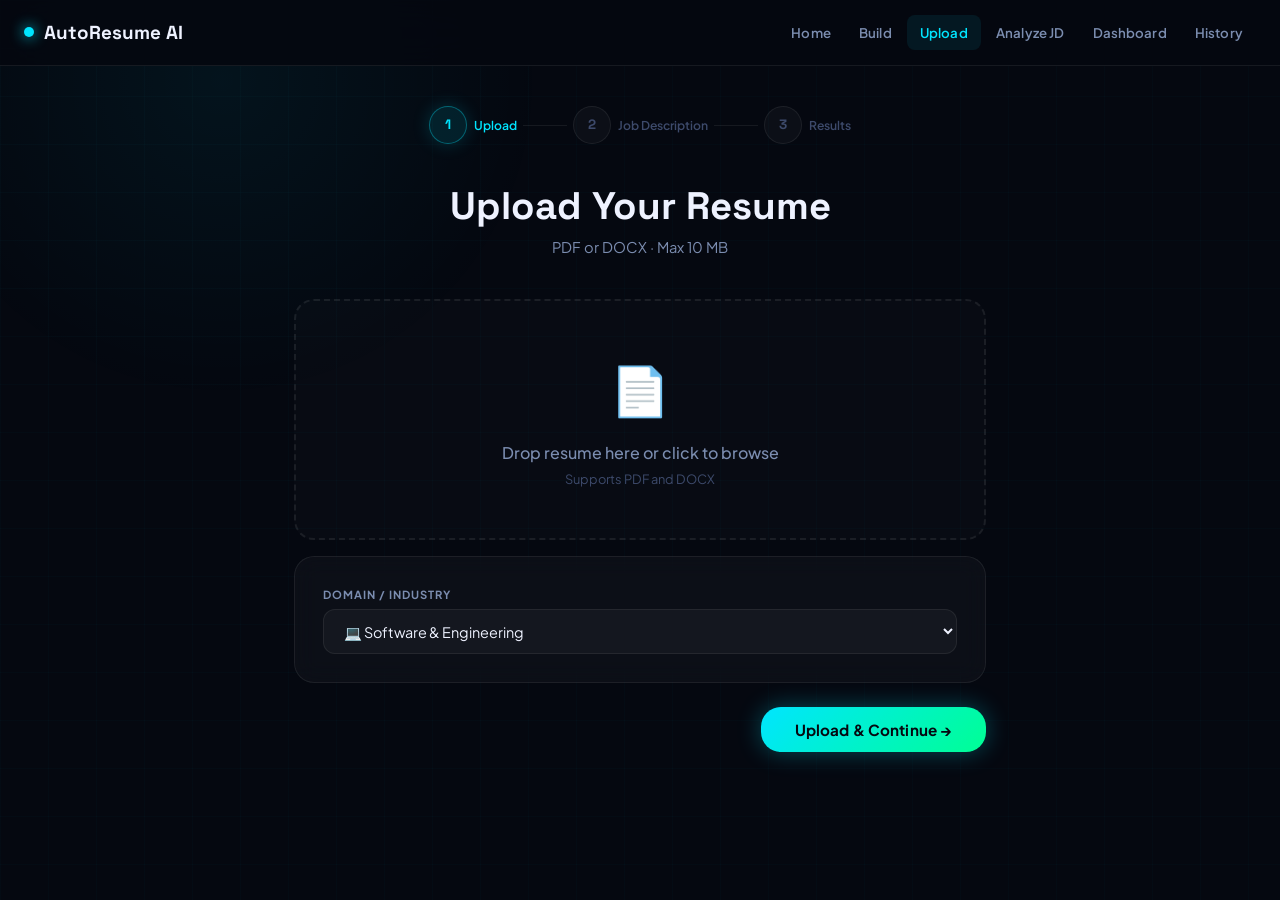
<file: frontend/upload.html>
<!DOCTYPE html>
<html lang="en">
<head>
<meta charset="UTF-8"><meta name="viewport" content="width=device-width,initial-scale=1">
<title>Upload Resume — AutoResume AI</title>
<link rel="stylesheet" href="style.css">
</head>
<body>
<nav class="nav">
  <a href="index.html" class="nav-logo"><span class="logo-pulse"></span>AutoResume AI</a>
  <div class="nav-links">
    <a href="index.html">Home</a><a href="builder.html">Build</a>
    <a href="upload.html" class="active">Upload</a><a href="jd_input.html">Analyze JD</a>
    <a href="dashboard.html">Dashboard</a><a href="history.html">History</a>
  </div>
</nav>
<div class="loading-overlay" id="loading-overlay" style="display:none;">
  <div class="spinner"></div><p id="loading-text">Processing...</p>
</div>
<div class="page">
  <div class="container" style="max-width:740px;">
    <div class="steps">
      <div class="step-item"><div class="step-circle active" id="s1">1</div><span class="step-label active">Upload</span></div>
      <div class="step-line" id="l1"></div>
      <div class="step-item"><div class="step-circle" id="s2">2</div><span class="step-label">Job Description</span></div>
      <div class="step-line" id="l2"></div>
      <div class="step-item"><div class="step-circle" id="s3">3</div><span class="step-label">Results</span></div>
    </div>

    <div id="panel-upload">
      <div class="page-header text-center"><h2>Upload Your Resume</h2><p>PDF or DOCX · Max 10 MB</p></div>
      <div class="upload-zone" id="zone" onclick="document.getElementById('fi').click()">
        <input type="file" id="fi" accept=".pdf,.docx,.doc">
        <span class="upload-icon">📄</span>
        <h3>Drop resume here or click to browse</h3>
        <p>Supports PDF and DOCX</p>
      </div>
      <div id="file-preview" style="display:none;" class="card mt-2">
        <div class="flex items-center justify-between">
          <div class="flex items-center gap-2">
            <span style="font-size:1.4rem;">📄</span>
            <div><div style="font-weight:700;" id="fn"></div><div style="font-size:.75rem;color:var(--t2);" id="fs"></div></div>
          </div>
          <button class="btn btn-danger btn-sm" onclick="removeFile()">✕ Remove</button>
        </div>
      </div>
      <div class="card mt-2">
        <div class="form-group" style="margin-bottom:0;">
          <label class="form-label">Domain / Industry</label>
          <select class="form-select" id="domain">
            <option value="tech">💻 Software & Engineering</option>
            <option value="data">📊 Data Science & AI</option>
            <option value="business">📈 Business & Management</option>
            <option value="design">🎨 Design & Creative</option>
            <option value="general">🌐 General</option>
          </select>
        </div>
      </div>
      <div id="err1" style="display:none;" class="alert alert-error mt-2"><span>⚠️</span><span id="err1m"></span></div>
      <div style="text-align:right;margin-top:1.5rem;">
        <button class="btn btn-primary btn-lg" onclick="doUpload()">Upload & Continue →</button>
      </div>
    </div>

    <div id="panel-jd" style="display:none;">
      <div class="page-header text-center"><h2>Paste Job Description</h2><p>We'll compute your fit score against this JD</p></div>
      <div class="card">
        <div class="form-group">
          <label class="form-label">Job Description</label>
          <textarea class="form-textarea" id="jd" style="min-height:280px;" placeholder="Paste the full job description here...

Example:
We are looking for a Software Engineer with 2+ years of Python and React experience. Must have knowledge of REST APIs, PostgreSQL, and Docker. Experience with AWS is a plus..."></textarea>
        </div>
        <div class="form-group" style="margin-bottom:0;">
          <label class="form-label">Confirm Domain</label>
          <select class="form-select" id="jd-domain">
            <option value="tech">💻 Software & Engineering</option>
            <option value="data">📊 Data Science & AI</option>
            <option value="business">📈 Business & Management</option>
            <option value="design">🎨 Design & Creative</option>
            <option value="general">🌐 General</option>
          </select>
        </div>
      </div>
      <div id="err2" style="display:none;" class="alert alert-error mt-2"><span>⚠️</span><span id="err2m"></span></div>
      <div class="flex justify-between mt-3">
        <button class="btn btn-glass" onclick="goStep(1)">← Back</button>
        <button class="btn btn-primary btn-lg" onclick="doAnalyze()">🚀 Analyze Now</button>
      </div>
    </div>
  </div>
</div>
<div class="toast-container" id="toast-container"></div>
<script src="main.js"></script>
<script>
let resumeId = null;
const zone = document.getElementById('zone');
zone.addEventListener('dragover',e=>{e.preventDefault();zone.classList.add('drag-over');});
zone.addEventListener('dragleave',()=>zone.classList.remove('drag-over'));
zone.addEventListener('drop',e=>{e.preventDefault();zone.classList.remove('drag-over');if(e.dataTransfer.files[0])handleFile(e.dataTransfer.files[0]);});
document.getElementById('fi').addEventListener('change',function(){if(this.files[0])handleFile(this.files[0]);});

function handleFile(f){
  if(f.size>10*1024*1024){showErr(1,'File too large (max 10 MB)');return;}
  if(!f.name.match(/\.(pdf|docx|doc)$/i)){showErr(1,'Only PDF and DOCX files supported');return;}
  hideErr(1);
  document.getElementById('fn').textContent=f.name;
  document.getElementById('fs').textContent=(f.size/1024).toFixed(1)+' KB';
  document.getElementById('file-preview').style.display='block';
  zone.style.display='none';
}
function removeFile(){document.getElementById('fi').value='';document.getElementById('file-preview').style.display='none';zone.style.display='block';}

function goStep(n){
  document.getElementById('panel-upload').style.display=n===1?'block':'none';
  document.getElementById('panel-jd').style.display=n===2?'block':'none';
  [1,2,3].forEach(i=>{
    const c=document.getElementById('s'+i);
    c.className='step-circle'+(i<n?' done':i===n?' active':'');
  });
  [1,2].forEach(i=>{document.getElementById('l'+i).className='step-line'+(i<n?' done':'');});
  if(n===2)document.getElementById('jd-domain').value=document.getElementById('domain').value;
}

async function doUpload(){
  const fi=document.getElementById('fi');
  if(!fi.files[0]){showErr(1,'Please select a resume file');return;}
  showLoading('Parsing your resume...');
  const fd=new FormData();
  fd.append('file',fi.files[0]);
  fd.append('domain',document.getElementById('domain').value);
  try{
    const r=await fetch(`${API}/upload_resume`,{method:'POST',body:fd});
    const d=await r.json();
    if(!d.success){showErr(1,d.error);return;}
    resumeId=d.resume_id;
    localStorage.setItem('resume_id',resumeId);
    showToast(`✅ Found ${d.skills.length} skills in your resume`);
    goStep(2);
  }catch(e){showErr(1,'Cannot connect to backend. Make sure it is running.');}
  finally{hideLoading();}
}

async function doAnalyze(){
  const jd=document.getElementById('jd').value.trim();
  if(!jd||jd.length<30){showErr(2,'Please paste a complete job description');return;}
  showLoading('Analyzing your resume against the job description...');
  try{
    const r=await fetch(`${API}/analyze_jd`,{method:'POST',headers:{'Content-Type':'application/json'},
      body:JSON.stringify({resume_id:resumeId||parseInt(localStorage.getItem('resume_id')),jd_text:jd,domain:document.getElementById('jd-domain').value})});
    const d=await r.json();
    if(!d.success){showErr(2,d.error);return;}
    localStorage.setItem('result_id',d.result_id);
    window.location.href=`results.html?result_id=${d.result_id}`;
  }catch(e){showErr(2,'Server error. Make sure backend is running.');}
  finally{hideLoading();}
}

function showErr(n,m){const e=document.getElementById('err'+n);document.getElementById('err'+n+'m').textContent=m;e.style.display='flex';}
function hideErr(n){document.getElementById('err'+n).style.display='none';}
</script>
</body>
</html>
</file>
<file: frontend/style.css>
@import url('https://fonts.googleapis.com/css2?family=Plus+Jakarta+Sans:wght@300;400;500;600;700;800&family=Space+Grotesk:wght@400;500;600;700&display=swap');

:root{
  --neon:#00E5FF;--neon2:#00FF94;--pink:#FF4ECD;--amber:#FFB800;
  --bg:#050810;--bg2:#080D1A;--bg3:#0C1222;--bg4:#111828;
  --glass:rgba(255,255,255,0.03);--gb:rgba(255,255,255,0.07);--gbh:rgba(255,255,255,0.06);
  --text:#EEF2FF;--t2:#7B8DB0;--t3:#3D4A6B;
  --r:12px;--rl:20px;--rx:32px;
  --fd:'Plus Jakarta Sans',sans-serif;--fh:'Space Grotesk',sans-serif;
  --ease:0.22s cubic-bezier(0.4,0,0.2,1);
}
*,*::before,*::after{box-sizing:border-box;margin:0;padding:0;}
html{scroll-behavior:smooth;}
body{font-family:var(--fd);background:var(--bg);color:var(--text);line-height:1.65;font-size:15px;min-height:100vh;overflow-x:hidden;}

/* Grid bg */
body::before{content:'';position:fixed;inset:0;background-image:linear-gradient(rgba(0,229,255,.018) 1px,transparent 1px),linear-gradient(90deg,rgba(0,229,255,.018) 1px,transparent 1px);background-size:48px 48px;pointer-events:none;z-index:0;}
/* Radial glow */
body::after{content:'';position:fixed;top:-30%;left:-10%;width:700px;height:700px;background:radial-gradient(circle,rgba(0,229,255,.055) 0%,transparent 65%);pointer-events:none;z-index:0;}

h1,h2,h3,h4{font-family:var(--fh);font-weight:700;line-height:1.15;}
h1{font-size:clamp(2rem,5vw,4rem);}h2{font-size:clamp(1.5rem,3vw,2.5rem);}h3{font-size:1.2rem;}h4{font-size:.95rem;}
a{color:var(--neon);text-decoration:none;transition:opacity var(--ease);}a:hover{opacity:.75;}

.container{max-width:1160px;margin:0 auto;padding:0 1.5rem;position:relative;z-index:1;}
.page{padding:2.5rem 0 6rem;}

/* ═══ NAV ═══════════════════════════════════════════════════════ */
.nav{position:sticky;top:0;z-index:200;padding:0 1.5rem;height:66px;display:flex;align-items:center;justify-content:space-between;background:rgba(5,8,16,.92);backdrop-filter:blur(24px) saturate(180%);border-bottom:1px solid var(--gb);}
.nav-logo{font-family:var(--fh);font-weight:800;font-size:1.18rem;color:var(--text);display:flex;align-items:center;gap:10px;text-decoration:none;}
.logo-pulse{width:10px;height:10px;border-radius:50%;background:var(--neon);box-shadow:0 0 14px var(--neon);animation:lp 2.2s ease-in-out infinite;}
@keyframes lp{0%,100%{box-shadow:0 0 8px var(--neon);}50%{box-shadow:0 0 26px var(--neon),0 0 50px rgba(0,229,255,.3);}}
.nav-links{display:flex;gap:2px;align-items:center;}
.nav-links a{color:var(--t2);font-size:.83rem;font-weight:600;padding:.42rem .82rem;border-radius:8px;transition:all var(--ease);text-decoration:none;letter-spacing:.01em;}
.nav-links a:hover{color:var(--text);background:var(--glass);}
.nav-links a.active{color:var(--neon);background:rgba(0,229,255,.08);}

/* ═══ BUTTONS ═══════════════════════════════════════════════════ */
.btn{display:inline-flex;align-items:center;gap:7px;padding:.62rem 1.4rem;border-radius:var(--r);font-family:var(--fd);font-weight:700;font-size:.85rem;border:none;cursor:pointer;transition:all var(--ease);text-decoration:none;white-space:nowrap;letter-spacing:.01em;}
.btn-primary{background:linear-gradient(135deg,var(--neon),var(--neon2));color:#050810;box-shadow:0 0 24px rgba(0,229,255,.3);}
.btn-primary:hover{transform:translateY(-2px);box-shadow:0 0 40px rgba(0,229,255,.5);color:#050810;text-decoration:none;}
.btn-glass{background:var(--glass);color:var(--text);border:1px solid var(--gb);}
.btn-glass:hover{background:var(--gbh);transform:translateY(-1px);color:var(--text);text-decoration:none;}
.btn-outline{background:transparent;color:var(--neon);border:1px solid rgba(0,229,255,.35);}
.btn-outline:hover{background:rgba(0,229,255,.07);border-color:var(--neon);color:var(--neon);text-decoration:none;}
.btn-pink{background:rgba(255,78,205,.12);color:var(--pink);border:1px solid rgba(255,78,205,.25);}
.btn-danger{background:rgba(239,68,68,.1);color:#FC8181;border:1px solid rgba(239,68,68,.2);}
.btn-lg{padding:.82rem 2.1rem;font-size:.95rem;border-radius:var(--rl);}
.btn-sm{padding:.36rem .82rem;font-size:.76rem;border-radius:8px;}
.btn:disabled{opacity:.35;cursor:not-allowed;transform:none!important;}

/* ═══ CARDS ══════════════════════════════════════════════════════ */
.card{background:var(--glass);border:1px solid var(--gb);border-radius:var(--rl);padding:1.75rem;backdrop-filter:blur(12px);transition:all var(--ease);}
.card-hover:hover{border-color:rgba(0,229,255,.18);box-shadow:0 0 40px rgba(0,229,255,.05);transform:translateY(-3px);}
.card-neon{border-color:rgba(0,229,255,.22);box-shadow:0 0 30px rgba(0,229,255,.06),inset 0 0 30px rgba(0,229,255,.015);}

/* ═══ FORMS ══════════════════════════════════════════════════════ */
.form-group{margin-bottom:1.2rem;}
.form-label{display:block;font-size:.7rem;font-weight:700;color:var(--t2);margin-bottom:6px;text-transform:uppercase;letter-spacing:.09em;}
.form-input,.form-select,.form-textarea{width:100%;padding:.7rem 1rem;background:rgba(255,255,255,.035);border:1px solid var(--gb);border-radius:var(--r);font-family:var(--fd);font-size:.9rem;color:var(--text);outline:none;transition:all var(--ease);}
.form-input::placeholder,.form-textarea::placeholder{color:var(--t3);}
.form-input:focus,.form-select:focus,.form-textarea:focus{border-color:rgba(0,229,255,.5);background:rgba(0,229,255,.025);box-shadow:0 0 0 3px rgba(0,229,255,.07);}
.form-select option{background:var(--bg3);}
.form-textarea{resize:vertical;min-height:140px;}
.form-grid{display:grid;grid-template-columns:1fr 1fr;gap:1rem;}
@media(max-width:620px){.form-grid{grid-template-columns:1fr;}}

/* ═══ BADGES & CHIPS ═════════════════════════════════════════════ */
.badge{display:inline-flex;align-items:center;gap:5px;padding:3px 10px;border-radius:999px;font-size:.7rem;font-weight:700;}
.badge-neon{background:rgba(0,229,255,.1);color:var(--neon);border:1px solid rgba(0,229,255,.2);}
.badge-green{background:rgba(0,255,148,.1);color:var(--neon2);border:1px solid rgba(0,255,148,.2);}
.badge-amber{background:rgba(255,184,0,.1);color:var(--amber);border:1px solid rgba(255,184,0,.2);}
.badge-danger{background:rgba(239,68,68,.1);color:#FC8181;border:1px solid rgba(239,68,68,.2);}
.badge-muted{background:var(--glass);color:var(--t2);border:1px solid var(--gb);}
.chip-group{display:flex;flex-wrap:wrap;gap:7px;margin-top:10px;}
.chip{padding:4px 11px;border-radius:999px;font-size:.76rem;font-weight:600;transition:all var(--ease);}
.chip-match{background:rgba(0,255,148,.08);color:var(--neon2);border:1px solid rgba(0,255,148,.18);}
.chip-miss{background:rgba(239,68,68,.08);color:#FC8181;border:1px solid rgba(239,68,68,.18);}
.chip-neutral{background:var(--glass);color:var(--t2);border:1px solid var(--gb);}

/* ═══ UPLOAD ═════════════════════════════════════════════════════ */
.upload-zone{border:2px dashed rgba(255,255,255,.08);border-radius:var(--rl);padding:3rem 2rem;text-align:center;cursor:pointer;transition:all var(--ease);background:rgba(255,255,255,.015);}
.upload-zone:hover,.upload-zone.drag-over{border-color:rgba(0,229,255,.4);background:rgba(0,229,255,.025);box-shadow:0 0 40px rgba(0,229,255,.04);}
.upload-zone input[type="file"]{display:none;}
.upload-icon{font-size:3rem;margin-bottom:1rem;display:block;}
.upload-zone h3{color:var(--t2);font-size:1rem;font-family:var(--fd);font-weight:500;}
.upload-zone p{color:var(--t3);font-size:.8rem;margin-top:.4rem;}

/* ═══ STEPS ══════════════════════════════════════════════════════ */
.steps{display:flex;align-items:center;justify-content:center;margin-bottom:2.5rem;}
.step-item{display:flex;align-items:center;}
.step-circle{width:38px;height:38px;border-radius:50%;display:flex;align-items:center;justify-content:center;font-weight:700;font-size:.85rem;background:var(--glass);color:var(--t3);border:1px solid var(--gb);transition:all var(--ease);flex-shrink:0;font-family:var(--fh);}
.step-circle.active{background:rgba(0,229,255,.1);color:var(--neon);border-color:rgba(0,229,255,.35);box-shadow:0 0 18px rgba(0,229,255,.18);}
.step-circle.done{background:linear-gradient(135deg,var(--neon),var(--neon2));color:#050810;border-color:transparent;}
.step-label{margin-left:7px;font-size:.76rem;color:var(--t3);font-weight:600;white-space:nowrap;}
.step-label.active{color:var(--neon);}
.step-line{width:44px;height:1px;background:var(--gb);margin:0 6px;flex-shrink:0;}
.step-line.done{background:rgba(0,229,255,.3);}

/* ═══ ALERTS ═════════════════════════════════════════════════════ */
.alert{padding:.82rem 1rem;border-radius:var(--r);margin-bottom:1rem;font-size:.84rem;display:flex;align-items:flex-start;gap:9px;}
.alert-success{background:rgba(0,255,148,.06);color:var(--neon2);border:1px solid rgba(0,255,148,.15);}
.alert-error{background:rgba(239,68,68,.06);color:#FC8181;border:1px solid rgba(239,68,68,.15);}
.alert-info{background:rgba(0,229,255,.06);color:var(--neon);border:1px solid rgba(0,229,255,.15);}

/* ═══ LOADING ════════════════════════════════════════════════════ */
.spinner{width:38px;height:38px;border:2px solid var(--gb);border-top-color:var(--neon);border-radius:50%;animation:spin .7s linear infinite;box-shadow:0 0 18px rgba(0,229,255,.2);}
@keyframes spin{to{transform:rotate(360deg);}}
.loading-overlay{position:fixed;inset:0;background:rgba(5,8,16,.92);display:flex;flex-direction:column;align-items:center;justify-content:center;gap:1.1rem;z-index:9999;backdrop-filter:blur(8px);}
.loading-overlay p{color:var(--t2);font-weight:600;font-size:.86rem;}

/* ═══ PROGRESS ═══════════════════════════════════════════════════ */
.progress-wrap{margin-bottom:.9rem;}
.progress-label{display:flex;justify-content:space-between;font-size:.78rem;margin-bottom:5px;font-weight:600;color:var(--t2);}
.progress-label span:last-child{color:var(--text);}
.progress-track{height:5px;border-radius:999px;background:rgba(255,255,255,.04);overflow:hidden;}
.progress-fill{height:100%;border-radius:999px;background:linear-gradient(90deg,rgba(0,229,255,.7),var(--neon));transition:width 1s cubic-bezier(.4,0,.2,1);box-shadow:0 0 8px rgba(0,229,255,.3);}
.progress-fill.g2{background:linear-gradient(90deg,rgba(0,255,148,.7),var(--neon2));box-shadow:0 0 8px rgba(0,255,148,.3);}
.progress-fill.pk{background:linear-gradient(90deg,rgba(255,78,205,.7),var(--pink));box-shadow:0 0 8px rgba(255,78,205,.3);}
.progress-fill.am{background:linear-gradient(90deg,rgba(255,184,0,.7),var(--amber));box-shadow:0 0 8px rgba(255,184,0,.3);}
.progress-fill.danger{background:linear-gradient(90deg,#DC2626,#EF4444);}

/* ═══ SECTION HEADING ════════════════════════════════════════════ */
.section-heading{font-size:.7rem;font-weight:800;color:var(--t2);text-transform:uppercase;letter-spacing:.1em;margin-bottom:1rem;padding-bottom:.55rem;border-bottom:1px solid var(--gb);display:flex;align-items:center;gap:7px;}

/* ═══ TABS ═══════════════════════════════════════════════════════ */
.tab-nav{display:flex;gap:3px;border-bottom:1px solid var(--gb);margin-bottom:1.5rem;overflow-x:auto;}
.tab-nav::-webkit-scrollbar{display:none;}
.tab-nav-btn{padding:.55rem .95rem;border:none;background:none;color:var(--t2);font-family:var(--fd);font-size:.8rem;font-weight:700;cursor:pointer;border-bottom:2px solid transparent;margin-bottom:-1px;transition:all var(--ease);white-space:nowrap;}
.tab-nav-btn.active{color:var(--neon);border-bottom-color:var(--neon);}
.tab-nav-btn:hover:not(.active){color:var(--text);}
.result-tab{display:none;}.result-tab.active{display:block;}

/* ═══ SECTION TAB (builder) ══════════════════════════════════════ */
.section-tab{display:flex;gap:.45rem;flex-wrap:wrap;margin-bottom:1.5rem;}
.tab-btn{padding:.44rem 1rem;border-radius:999px;border:1px solid var(--gb);background:var(--glass);font-family:var(--fd);font-size:.8rem;font-weight:600;cursor:pointer;transition:all var(--ease);color:var(--t2);}
.tab-btn.active{background:rgba(0,229,255,.1);color:var(--neon);border-color:rgba(0,229,255,.3);}
.tab-panel{display:none;}.tab-panel.active{display:block;}

/* ═══ TOAST ══════════════════════════════════════════════════════ */
.toast-container{position:fixed;bottom:1.5rem;right:1.5rem;z-index:9999;display:flex;flex-direction:column;gap:8px;}
.toast{background:var(--bg4);border:1px solid var(--gb);color:var(--text);padding:.75rem 1.1rem;border-radius:var(--r);font-size:.82rem;box-shadow:0 8px 32px rgba(0,0,0,.5);animation:slideUp .3s ease;max-width:300px;}
@keyframes slideUp{from{transform:translateY(16px);opacity:0;}to{transform:translateY(0);opacity:1;}}

/* ═══ DASHBOARD ══════════════════════════════════════════════════ */
.stat-row{display:grid;grid-template-columns:repeat(3,1fr);gap:1rem;margin-bottom:1.5rem;}
@media(max-width:600px){.stat-row{grid-template-columns:1fr;}}
.stat-card{background:var(--glass);border:1px solid var(--gb);border-radius:var(--rl);padding:1.5rem;text-align:center;position:relative;overflow:hidden;}
.stat-card::after{content:'';position:absolute;bottom:0;left:50%;transform:translateX(-50%);width:55%;height:1px;background:linear-gradient(90deg,transparent,var(--neon),transparent);}
.stat-number{font-family:var(--fh);font-size:2.6rem;font-weight:800;background:linear-gradient(135deg,var(--neon),var(--neon2));-webkit-background-clip:text;-webkit-text-fill-color:transparent;background-clip:text;display:block;line-height:1;}
.stat-label{font-size:.68rem;color:var(--t2);margin-top:6px;font-weight:700;text-transform:uppercase;letter-spacing:.07em;}
.dashboard-grid{display:grid;grid-template-columns:1fr 1fr;gap:1.5rem;margin-top:1.5rem;}
@media(max-width:720px){.dashboard-grid{grid-template-columns:1fr;}}

/* ═══ TABLE ══════════════════════════════════════════════════════ */
.table-wrap{overflow-x:auto;border-radius:var(--rl);border:1px solid var(--gb);}
table{width:100%;border-collapse:collapse;}
th{padding:.7rem 1rem;text-align:left;font-size:.68rem;font-weight:800;color:var(--t2);text-transform:uppercase;letter-spacing:.09em;background:rgba(255,255,255,.018);border-bottom:1px solid var(--gb);}
td{padding:.85rem 1rem;border-bottom:1px solid rgba(255,255,255,.035);font-size:.83rem;}
tr:last-child td{border-bottom:none;}tr:hover td{background:var(--glass);}

/* ═══ BUILDER SPECIFIC ═══════════════════════════════════════════ */
.list-item-card{background:rgba(255,255,255,.025);border:1px solid var(--gb);border-radius:var(--r);padding:1rem;margin-bottom:.7rem;position:relative;}
.remove-btn{position:absolute;top:.7rem;right:.7rem;background:none;border:none;cursor:pointer;font-size:.85rem;color:var(--t3);transition:color var(--ease);}
.remove-btn:hover{color:#FC8181;}
.add-item-btn{width:100%;padding:.7rem;border:1px dashed rgba(255,255,255,.08);background:transparent;border-radius:var(--r);color:var(--neon);font-family:var(--fd);font-size:.84rem;font-weight:700;cursor:pointer;transition:all var(--ease);}
.add-item-btn:hover{border-color:rgba(0,229,255,.35);background:rgba(0,229,255,.04);}
.skill-tag{display:inline-flex;align-items:center;gap:6px;padding:4px 11px;border-radius:999px;background:rgba(0,229,255,.08);color:var(--neon);font-size:.76rem;font-weight:600;border:1px solid rgba(0,229,255,.15);}
.skill-tag button{background:none;border:none;cursor:pointer;color:rgba(0,229,255,.45);font-size:.72rem;padding:0;transition:color var(--ease);}
.skill-tag button:hover{color:var(--neon);}

/* ═══ RECOMMENDATIONS ════════════════════════════════════════════ */
.rec-item{padding:1rem 1.15rem;border-radius:var(--r);border:1px solid var(--gb);background:var(--glass);margin-bottom:.7rem;display:flex;gap:13px;align-items:flex-start;transition:all var(--ease);}
.rec-item:hover{border-color:rgba(0,229,255,.18);background:var(--gbh);}
.rec-icon{font-size:1.25rem;flex-shrink:0;margin-top:2px;}
.rec-content h4{font-size:.86rem;font-weight:700;margin-bottom:4px;font-family:var(--fh);}
.rec-content p{font-size:.78rem;color:var(--t2);line-height:1.55;}
.rec-priority{font-size:.62rem;font-weight:800;padding:2px 8px;border-radius:999px;text-transform:uppercase;letter-spacing:.05em;margin-left:6px;}
.priority-high{background:rgba(239,68,68,.15);color:#FC8181;}
.priority-medium{background:rgba(255,184,0,.15);color:var(--amber);}
.priority-low{background:rgba(0,255,148,.12);color:var(--neon2);}

/* ═══ HERO ═══════════════════════════════════════════════════════ */
.hero{padding:6rem 0 5rem;text-align:center;position:relative;z-index:1;}
.hero-eyebrow{display:inline-flex;align-items:center;gap:8px;background:rgba(0,229,255,.06);border:1px solid rgba(0,229,255,.15);color:var(--neon);padding:5px 16px;border-radius:999px;font-size:.7rem;font-weight:800;letter-spacing:.1em;text-transform:uppercase;margin-bottom:1.75rem;}
.hero h1{max-width:820px;margin:0 auto 1.5rem;}
.hero h1 em{background:linear-gradient(135deg,var(--neon),var(--neon2));-webkit-background-clip:text;-webkit-text-fill-color:transparent;background-clip:text;font-style:normal;}
.hero-sub{color:var(--t2);font-size:1.05rem;max-width:520px;margin:0 auto 2.5rem;line-height:1.72;}
.hero-actions{display:flex;gap:1rem;justify-content:center;flex-wrap:wrap;}
.hero-stats{display:flex;gap:3rem;justify-content:center;margin-top:4rem;flex-wrap:wrap;}
.hero-stat-num{font-family:var(--fh);font-size:2rem;font-weight:800;background:linear-gradient(135deg,var(--neon),var(--neon2));-webkit-background-clip:text;-webkit-text-fill-color:transparent;background-clip:text;display:block;}
.hero-stat-label{font-size:.75rem;color:var(--t2);margin-top:2px;font-weight:600;}

/* ═══ FEATURE CARDS ══════════════════════════════════════════════ */
.feature-grid{display:grid;grid-template-columns:repeat(3,1fr);gap:1.2rem;margin-top:2.5rem;}
@media(max-width:800px){.feature-grid{grid-template-columns:1fr 1fr;}}
@media(max-width:540px){.feature-grid{grid-template-columns:1fr;}}
.feature-card{padding:1.6rem;border-radius:var(--rl);background:var(--glass);border:1px solid var(--gb);transition:all var(--ease);position:relative;overflow:hidden;}
.feature-card::after{content:'';position:absolute;top:0;left:0;right:0;height:1px;background:linear-gradient(90deg,transparent,rgba(0,229,255,.5),transparent);opacity:0;transition:opacity var(--ease);}
.feature-card:hover{border-color:rgba(0,229,255,.18);transform:translateY(-4px);box-shadow:0 20px 60px rgba(0,0,0,.35);}
.feature-card:hover::after{opacity:1;}
.feature-icon{width:44px;height:44px;background:rgba(0,229,255,.08);border:1px solid rgba(0,229,255,.15);border-radius:11px;display:flex;align-items:center;justify-content:center;font-size:1.2rem;margin-bottom:.9rem;}
.feature-card h3{font-size:.9rem;margin-bottom:.45rem;}
.feature-card p{color:var(--t2);font-size:.8rem;line-height:1.6;}

/* ═══ RESULTS ════════════════════════════════════════════════════ */
.results-grid{display:grid;grid-template-columns:290px 1fr;gap:1.5rem;align-items:start;}
@media(max-width:900px){.results-grid{grid-template-columns:1fr;}}

/* Score ring */
.score-ring-wrap{position:relative;width:190px;height:190px;margin:0 auto 1.25rem;}
.score-ring-wrap canvas{position:absolute;inset:0;}
.score-ring-inner{position:absolute;inset:22px;display:flex;flex-direction:column;align-items:center;justify-content:center;background:var(--bg2);border-radius:50%;}
.score-ring-num{font-family:var(--fh);font-size:2.8rem;font-weight:800;line-height:1;}
.score-ring-sub{font-size:.62rem;color:var(--t2);font-weight:700;margin-top:3px;text-transform:uppercase;letter-spacing:.07em;}

/* Highlight bars */
.hi-bar{background:rgba(255,255,255,.025);border:1px solid var(--gb);border-radius:var(--r);padding:.9rem 1.1rem;flex:1;}
.hi-bar-label{font-size:.66rem;font-weight:800;text-transform:uppercase;letter-spacing:.08em;color:var(--t2);margin-bottom:.3rem;}
.hi-bar-val{font-family:var(--fh);font-size:1.6rem;font-weight:800;background:linear-gradient(135deg,var(--neon),var(--neon2));-webkit-background-clip:text;-webkit-text-fill-color:transparent;background-clip:text;}

/* Role grid */
.role-grid{display:grid;grid-template-columns:repeat(2,1fr);gap:.5rem;margin-top:.65rem;}
.role-card{padding:.62rem .85rem;background:var(--glass);border:1px solid var(--gb);border-radius:var(--r);cursor:pointer;transition:all var(--ease);display:flex;align-items:center;gap:7px;font-size:.78rem;font-weight:600;color:var(--t2);}
.role-card:hover{border-color:rgba(0,229,255,.2);color:var(--text);}
.role-card.active{border-color:rgba(0,229,255,.35);background:rgba(0,229,255,.07);color:var(--neon);}

/* YouTube card */
.yt-card{background:rgba(255,0,0,.05);border:1px solid rgba(255,0,0,.15);border-radius:var(--r);padding:.85rem 1rem;display:flex;gap:11px;align-items:flex-start;margin-top:.5rem;transition:all var(--ease);}
.yt-card:hover{border-color:rgba(255,0,0,.3);background:rgba(255,0,0,.08);}
.yt-title{font-size:.8rem;font-weight:700;color:var(--text);margin-bottom:2px;}
.yt-ch{font-size:.68rem;color:var(--t3);}
.yt-btn{display:inline-flex;align-items:center;gap:4px;margin-top:6px;padding:3px 11px;background:rgba(255,50,50,.15);color:#FF6B6B;border:1px solid rgba(255,50,50,.25);border-radius:999px;font-size:.68rem;font-weight:800;text-decoration:none;transition:all var(--ease);letter-spacing:.02em;}
.yt-btn:hover{background:rgba(255,50,50,.28);color:#FF6B6B;}

/* Roadmap */
.roadmap-step{padding:1rem;background:var(--glass);border:1px solid var(--gb);border-radius:var(--r);margin-bottom:.7rem;transition:all var(--ease);}
.roadmap-step:hover{border-color:rgba(0,229,255,.18);}
.rs-header{display:flex;gap:10px;align-items:center;margin-bottom:.55rem;}
.rs-num{width:30px;height:30px;border-radius:50%;background:rgba(0,229,255,.08);border:1px solid rgba(0,229,255,.22);display:flex;align-items:center;justify-content:center;font-size:.76rem;font-weight:800;color:var(--neon);flex-shrink:0;font-family:var(--fh);}
.rs-skill{font-weight:700;font-size:.9rem;}
.rs-week{font-size:.68rem;color:var(--t3);margin-left:auto;background:var(--glass);padding:2px 8px;border-radius:999px;border:1px solid var(--gb);white-space:nowrap;}
.rs-action{font-size:.78rem;color:var(--t2);margin-bottom:.45rem;}

/* History score pill */
.h-score{display:inline-flex;align-items:center;justify-content:center;width:48px;height:48px;border-radius:50%;font-weight:800;font-size:.85rem;font-family:var(--fh);}

/* Flow steps */
.flow-steps{display:flex;gap:1.25rem;justify-content:center;flex-wrap:wrap;margin-top:2.5rem;}
.flow-step{flex:1;min-width:190px;max-width:240px;text-align:center;padding:1.75rem 1.25rem;background:var(--glass);border:1px solid var(--gb);border-radius:var(--rl);transition:all var(--ease);}
.flow-step:hover{border-color:rgba(0,229,255,.18);transform:translateY(-4px);}
.flow-num{width:50px;height:50px;border-radius:50%;background:rgba(0,229,255,.08);border:1px solid rgba(0,229,255,.2);display:flex;align-items:center;justify-content:center;font-family:var(--fh);font-size:1.25rem;font-weight:800;color:var(--neon);margin:0 auto 1rem;box-shadow:0 0 18px rgba(0,229,255,.12);}
.flow-step h4{font-size:.95rem;margin-bottom:.4rem;}
.flow-step p{font-size:.79rem;color:var(--t2);line-height:1.6;}

/* Section label */
.section-label{display:inline-flex;align-items:center;gap:8px;font-size:.7rem;font-weight:800;letter-spacing:.1em;text-transform:uppercase;color:var(--neon);margin-bottom:.9rem;}
.section-label::before,.section-label::after{content:'';height:1px;width:24px;background:rgba(0,229,255,.3);}

/* Page header */
.page-header{margin-bottom:2.5rem;}
.page-header h2{margin-bottom:.4rem;}
.page-header p{color:var(--t2);font-size:.92rem;}

/* Misc */
.text-center{text-align:center;}.text-muted{color:var(--t2);}.text-neon{color:var(--neon);}
.mt-1{margin-top:.5rem;}.mt-2{margin-top:1rem;}.mt-3{margin-top:1.5rem;}.mb-2{margin-bottom:1rem;}
.flex{display:flex;}.items-center{align-items:center;}.justify-between{justify-content:space-between;}
.gap-2{gap:.5rem;}.gap-3{gap:1rem;}.w-full{width:100%;}
.grid-2{display:grid;grid-template-columns:1fr 1fr;gap:1rem;}
@media(max-width:580px){.grid-2{grid-template-columns:1fr;}}
.divider{height:1px;background:var(--gb);margin:1.5rem 0;}

/* Animate */
@keyframes fadeUp{from{opacity:0;transform:translateY(20px);}to{opacity:1;transform:translateY(0);}}
.anim{animation:fadeUp .5s ease forwards;}
.d1{animation-delay:.1s;opacity:0;}.d2{animation-delay:.2s;opacity:0;}.d3{animation-delay:.3s;opacity:0;}.d4{animation-delay:.4s;opacity:0;}

/* Domain selector */
.domain-grid{display:grid;grid-template-columns:repeat(5,1fr);gap:.5rem;margin-top:.6rem;}
@media(max-width:600px){.domain-grid{grid-template-columns:repeat(2,1fr);}}
.domain-card{border:1px solid var(--gb);border-radius:var(--r);padding:.7rem .5rem;text-align:center;cursor:pointer;transition:all var(--ease);background:var(--glass);}
.domain-card:hover,.domain-card.active{border-color:rgba(0,229,255,.3);background:rgba(0,229,255,.06);}
.domain-card.active .d-label{color:var(--neon);}
.d-icon{font-size:1.35rem;margin-bottom:4px;}
.d-label{font-size:.72rem;font-weight:700;color:var(--t2);}

/* Exp selector */
.exp-selector{display:flex;gap:.55rem;justify-content:center;flex-wrap:wrap;margin-top:1.5rem;}
.exp-btn{padding:.5rem 1.2rem;border-radius:999px;border:1px solid var(--gb);background:var(--glass);font-family:var(--fd);font-size:.8rem;font-weight:600;cursor:pointer;transition:all var(--ease);color:var(--t2);}
.exp-btn:hover,.exp-btn.active{border-color:rgba(0,229,255,.3);background:rgba(0,229,255,.07);color:var(--neon);}
</file>
